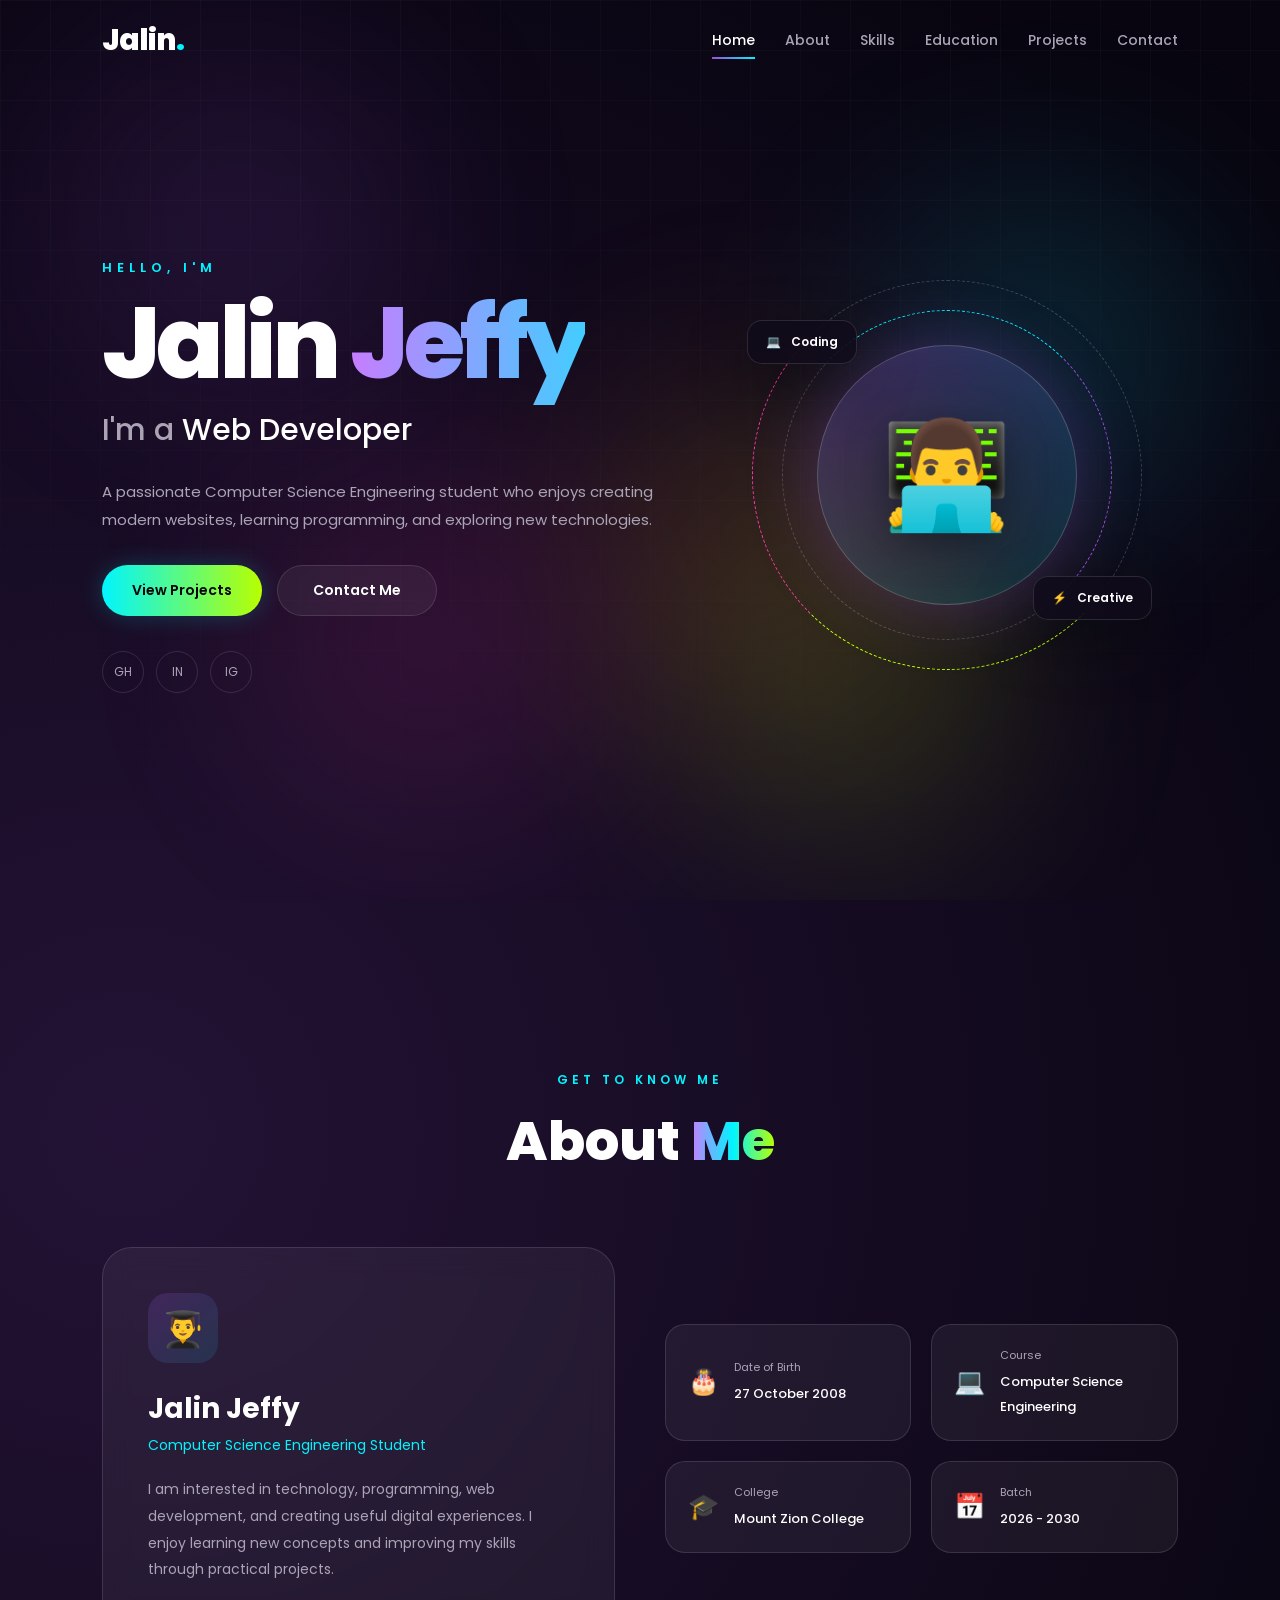
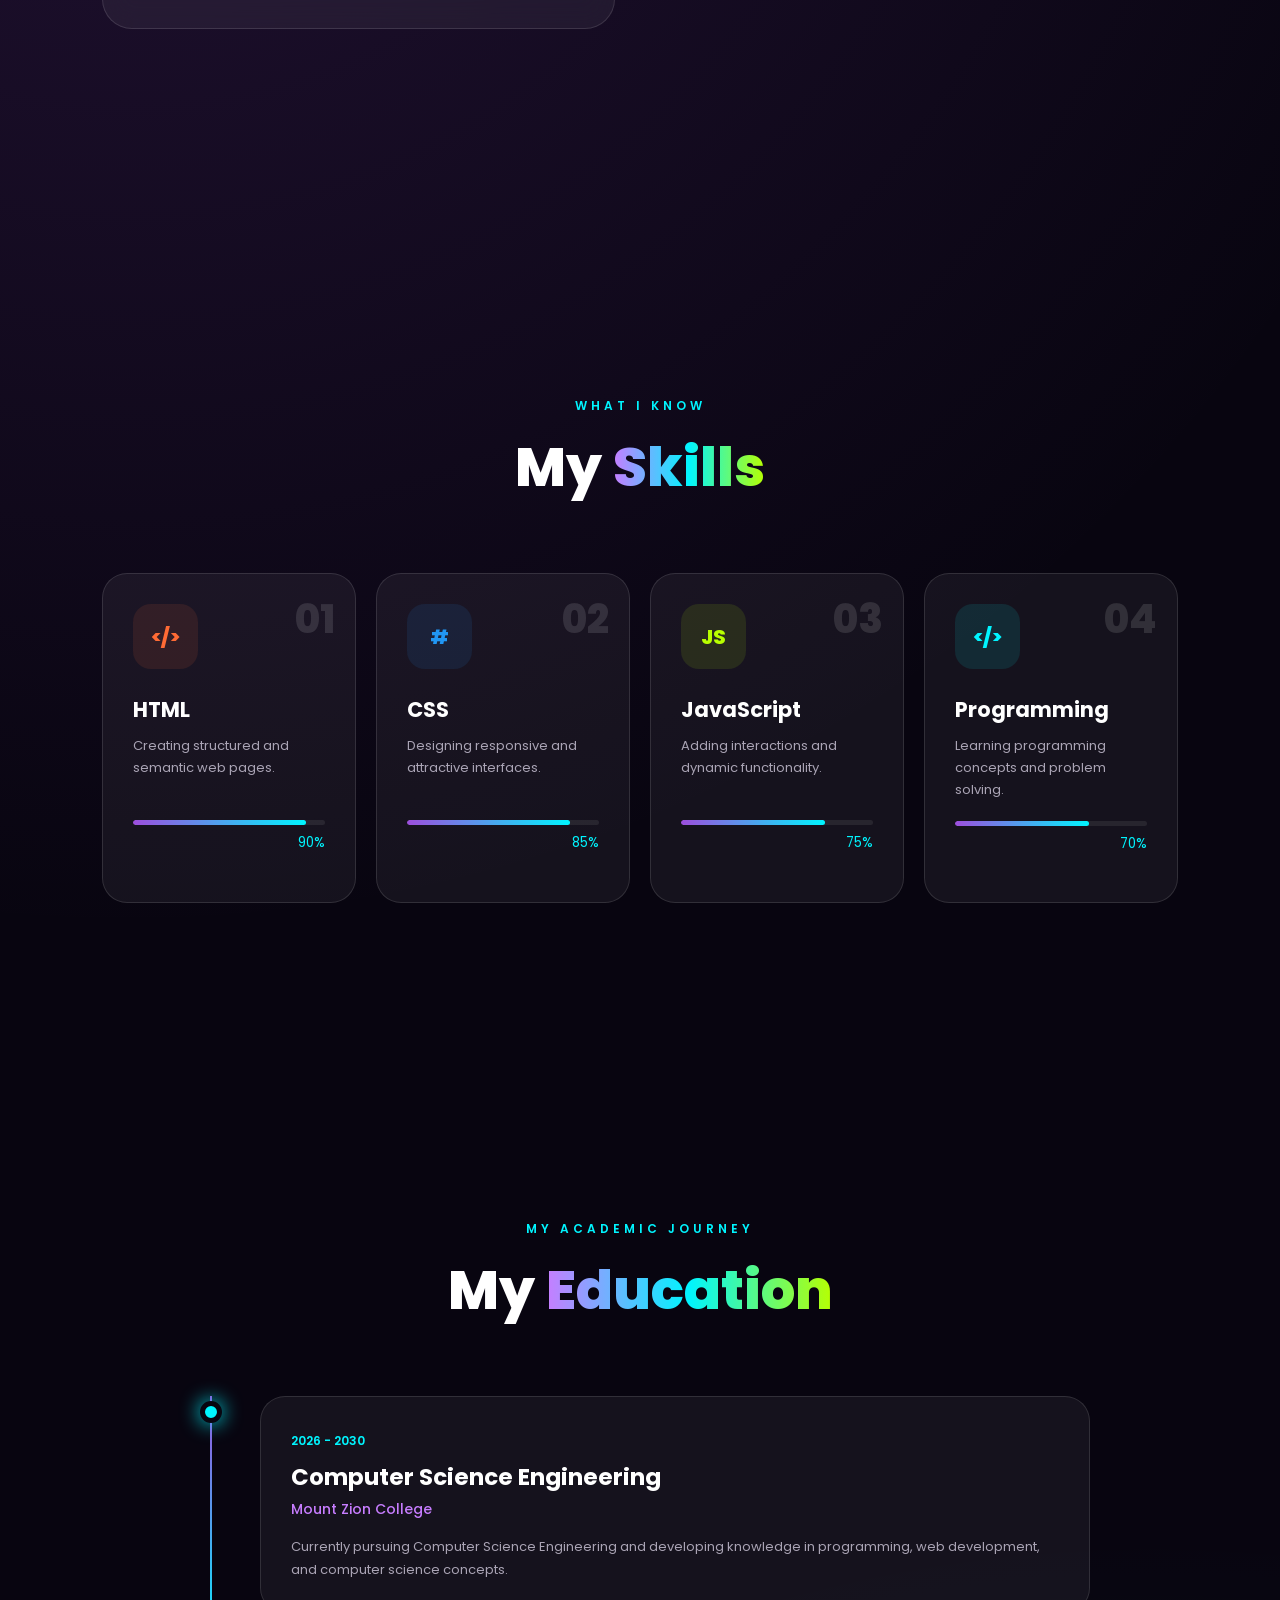
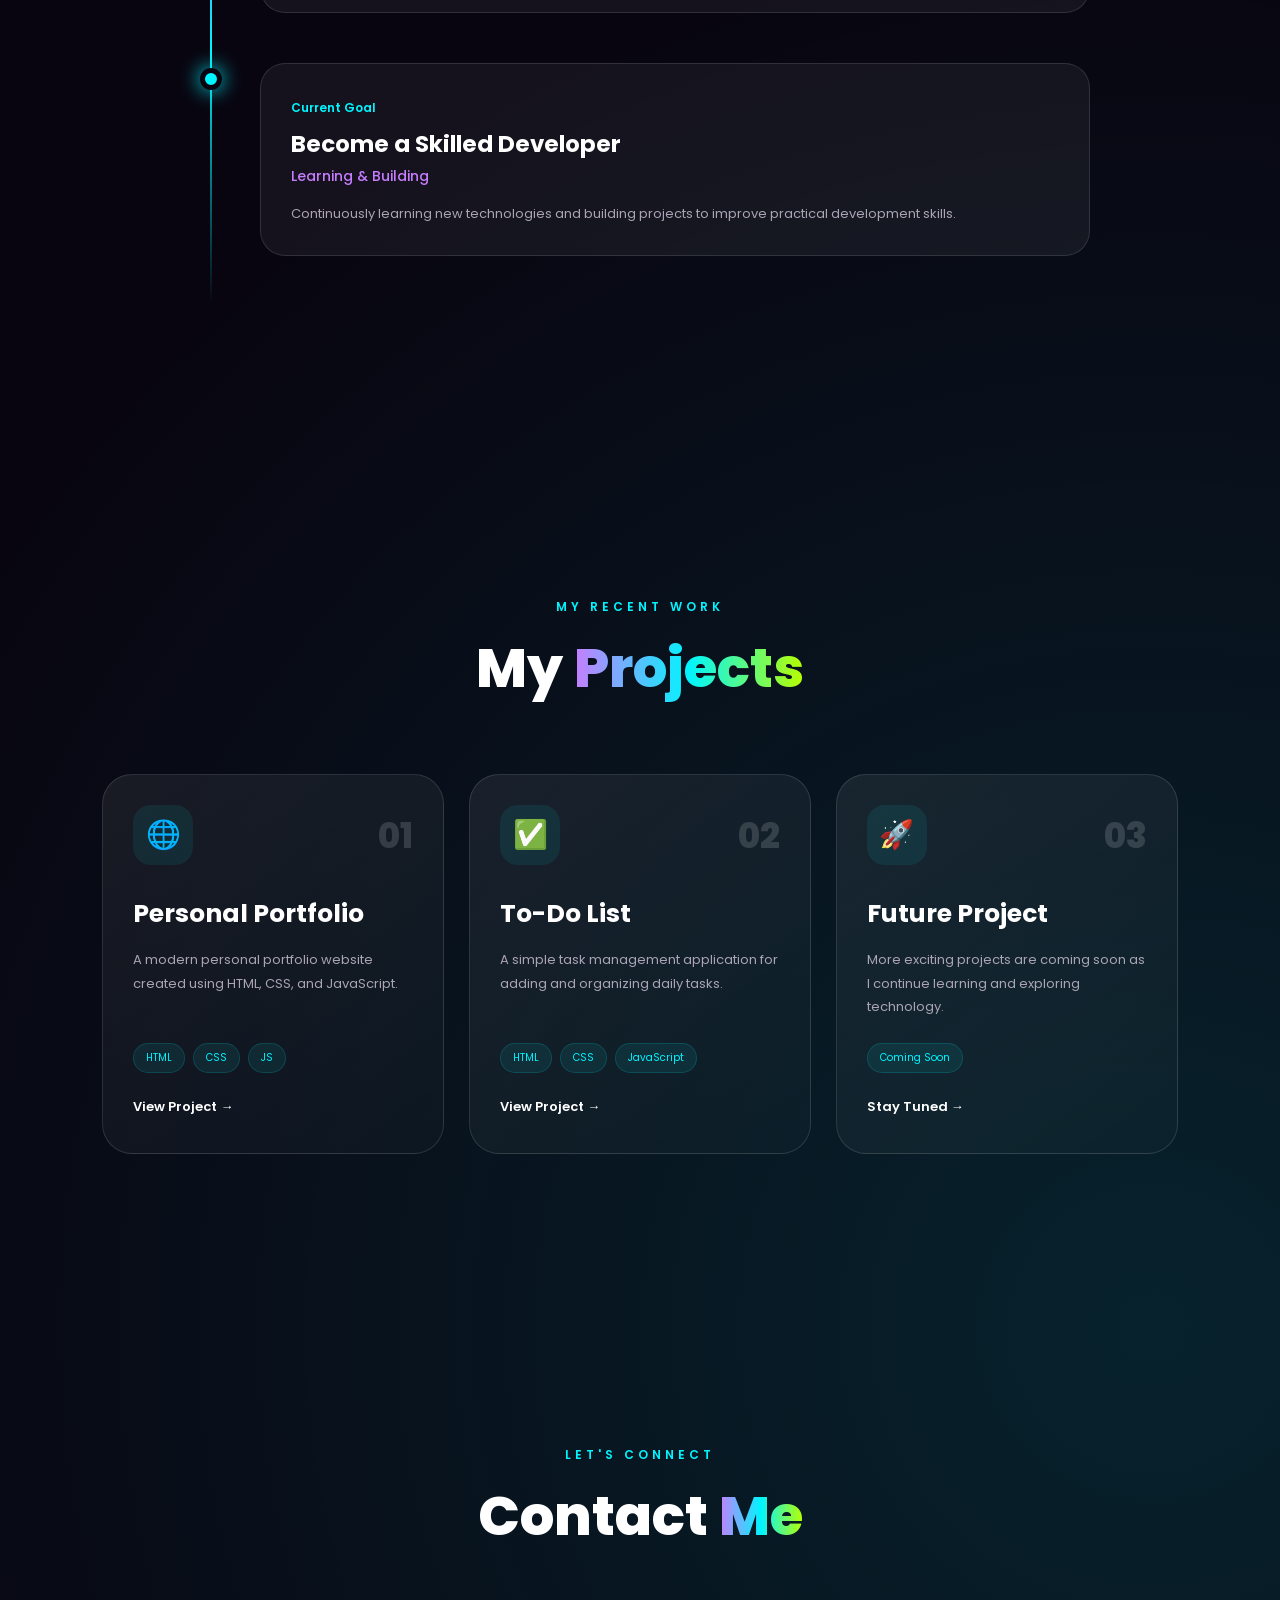
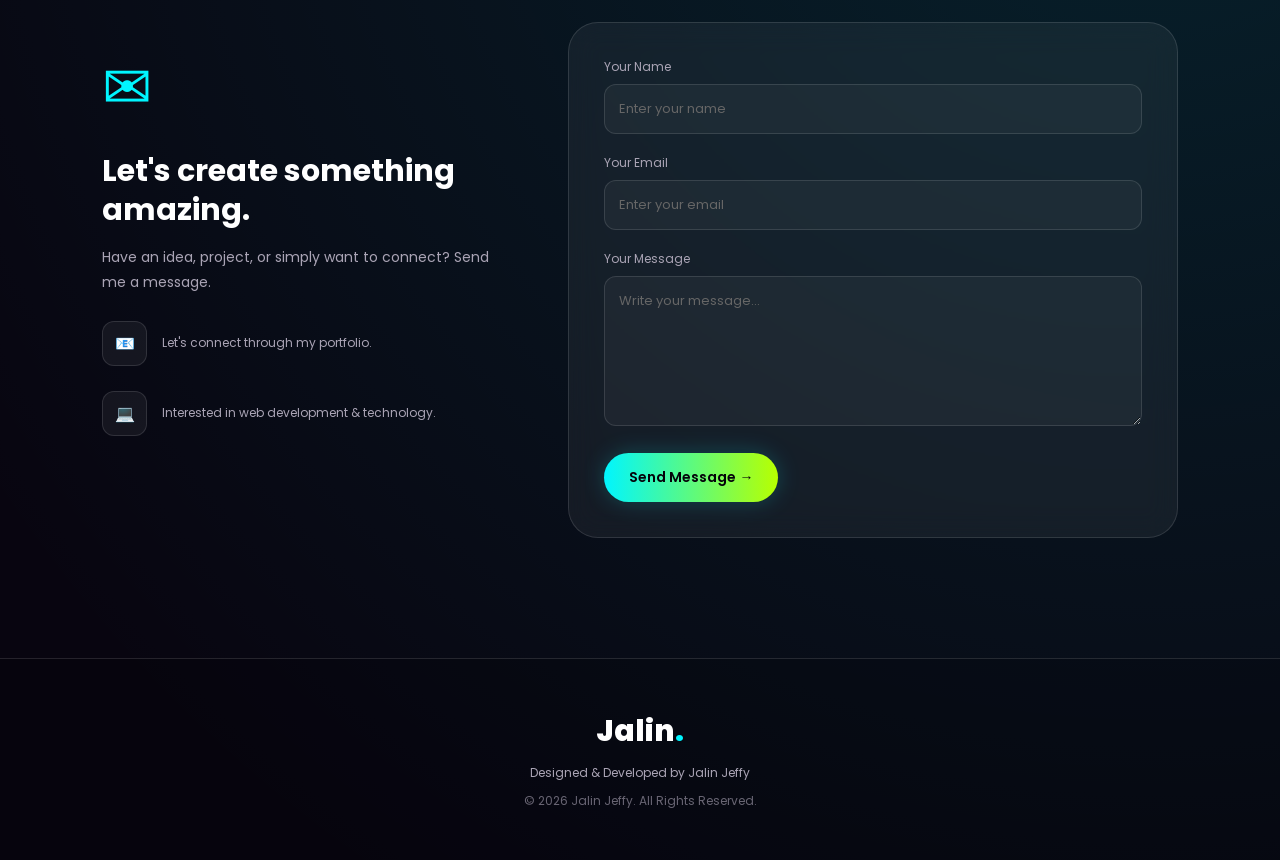
<file: index.html>
<!DOCTYPE html>
<html lang="en">

<head>
    <meta charset="UTF-8">
    <meta name="viewport" content="width=device-width, initial-scale=1.0">

    <title>Jalin Jeffy | CSE Student</title>

    <link rel="preconnect" href="https://fonts.googleapis.com">
    <link rel="preconnect" href="https://fonts.gstatic.com" crossorigin>
    <link
        href="https://fonts.googleapis.com/css2?family=Poppins:wght@300;400;500;600;700;800&display=swap"
        rel="stylesheet">

    <link rel="stylesheet" href="style.css">
</head>

<body>

    <div class="background">
        <span></span>
        <span></span>
        <span></span>
        <span></span>
        <span></span>
    </div>

    <header class="navbar">

        <div class="logo">
            Jalin<span>.</span>
        </div>

        <nav id="navMenu">
            <a href="#home" class="active">Home</a>
            <a href="#about">About</a>
            <a href="#skills">Skills</a>
            <a href="#education">Education</a>
            <a href="#projects">Projects</a>
            <a href="#contact">Contact</a>
        </nav>

        <div class="menu-btn" id="menuBtn">
            <span></span>
            <span></span>
            <span></span>
        </div>

    </header>


    <section id="home" class="hero">

        <div class="hero-content">

            <p class="small-title">HELLO, I'M</p>

            <h1>
                Jalin <span>Jeffy</span>
            </h1>

            <h2>
                I'm a <span id="typing"></span>
            </h2>

            <p class="hero-description">
                A passionate Computer Science Engineering student who
                enjoys creating modern websites, learning programming,
                and exploring new technologies.
            </p>

            <div class="hero-buttons">
                <a href="#projects" class="btn primary-btn">
                    View Projects
                </a>

                <a href="#contact" class="btn secondary-btn">
                    Contact Me
                </a>
            </div>

            <div class="social-links">

                <a href="#" title="GitHub">GH</a>
                <a href="#" title="LinkedIn">IN</a>
                <a href="#" title="Instagram">IG</a>

            </div>

        </div>


        <div class="hero-image">

            <div class="profile-wrapper">

                <div class="rotating-ring ring-one"></div>
                <div class="rotating-ring ring-two"></div>

                <div class="profile-circle">
                    <div class="profile-icon">
                        👨‍💻
                    </div>
                </div>

                <div class="floating-card card-one">
                    <span>💻</span>
                    Coding
                </div>

                <div class="floating-card card-two">
                    <span>⚡</span>
                    Creative
                </div>

            </div>

        </div>

    </section>


    <section id="about" class="section">

        <div class="section-title">
            <p>GET TO KNOW ME</p>
            <h2>About <span>Me</span></h2>
        </div>

        <div class="about-container">

            <div class="about-card">

                <div class="about-icon">
                    👨‍🎓
                </div>

                <h3>Jalin Jeffy</h3>

                <p class="role">
                    Computer Science Engineering Student
                </p>

                <p>
                    I am interested in technology, programming,
                    web development, and creating useful digital
                    experiences. I enjoy learning new concepts and
                    improving my skills through practical projects.
                </p>

            </div>


            <div class="about-info">

                <div class="info-box">
                    <span>🎂</span>
                    <div>
                        <small>Date of Birth</small>
                        <strong>27 October 2008</strong>
                    </div>
                </div>

                <div class="info-box">
                    <span>💻</span>
                    <div>
                        <small>Course</small>
                        <strong>Computer Science Engineering</strong>
                    </div>
                </div>

                <div class="info-box">
                    <span>🎓</span>
                    <div>
                        <small>College</small>
                        <strong>Mount Zion College</strong>
                    </div>
                </div>

                <div class="info-box">
                    <span>📅</span>
                    <div>
                        <small>Batch</small>
                        <strong>2026 - 2030</strong>
                    </div>
                </div>

            </div>

        </div>

    </section>


    <section id="skills" class="section skills-section">

        <div class="section-title">
            <p>WHAT I KNOW</p>
            <h2>My <span>Skills</span></h2>
        </div>


        <div class="skills-grid">

            <div class="skill-card">

                <div class="skill-number">01</div>

                <div class="skill-icon html-icon">
                    &lt;/&gt;
                </div>

                <h3>HTML</h3>

                <p>
                    Creating structured and semantic web pages.
                </p>

                <div class="skill-bar">
                    <span style="width: 90%;"></span>
                </div>

                <small>90%</small>

            </div>


            <div class="skill-card">

                <div class="skill-number">02</div>

                <div class="skill-icon css-icon">
                    #
                </div>

                <h3>CSS</h3>

                <p>
                    Designing responsive and attractive interfaces.
                </p>

                <div class="skill-bar">
                    <span style="width: 85%;"></span>
                </div>

                <small>85%</small>

            </div>


            <div class="skill-card">

                <div class="skill-number">03</div>

                <div class="skill-icon js-icon">
                    JS
                </div>

                <h3>JavaScript</h3>

                <p>
                    Adding interactions and dynamic functionality.
                </p>

                <div class="skill-bar">
                    <span style="width: 75%;"></span>
                </div>

                <small>75%</small>

            </div>


            <div class="skill-card">

                <div class="skill-number">04</div>

                <div class="skill-icon code-icon">
                    &lt;/&gt;
                </div>

                <h3>Programming</h3>

                <p>
                    Learning programming concepts and problem solving.
                </p>

                <div class="skill-bar">
                    <span style="width: 70%;"></span>
                </div>

                <small>70%</small>

            </div>

        </div>

    </section>


    <section id="education" class="section">

        <div class="section-title">
            <p>MY ACADEMIC JOURNEY</p>
            <h2>My <span>Education</span></h2>
        </div>


        <div class="timeline">

            <div class="timeline-item">

                <div class="timeline-dot"></div>

                <div class="timeline-content">

                    <span class="timeline-year">
                        2026 - 2030
                    </span>

                    <h3>
                        Computer Science Engineering
                    </h3>

                    <h4>
                        Mount Zion College
                    </h4>

                    <p>
                        Currently pursuing Computer Science Engineering
                        and developing knowledge in programming,
                        web development, and computer science concepts.
                    </p>

                </div>

            </div>


            <div class="timeline-item">

                <div class="timeline-dot"></div>

                <div class="timeline-content">

                    <span class="timeline-year">
                        Current Goal
                    </span>

                    <h3>
                        Become a Skilled Developer
                    </h3>

                    <h4>
                        Learning & Building
                    </h4>

                    <p>
                        Continuously learning new technologies and
                        building projects to improve practical
                        development skills.
                    </p>

                </div>

            </div>

        </div>

    </section>


    <section id="projects" class="section projects-section">

        <div class="section-title">
            <p>MY RECENT WORK</p>
            <h2>My <span>Projects</span></h2>
        </div>


        <div class="projects-grid">


            <div class="project-card">

                <div class="project-top">

                    <span class="project-icon">
                        🌐
                    </span>

                    <span class="project-number">
                        01
                    </span>

                </div>

                <h3>
                    Personal Portfolio
                </h3>

                <p>
                    A modern personal portfolio website created
                    using HTML, CSS, and JavaScript.
                </p>

                <div class="project-tags">
                    <span>HTML</span>
                    <span>CSS</span>
                    <span>JS</span>
                </div>

                <a href="#" class="project-link">
                    View Project →
                </a>

            </div>


            <div class="project-card">

                <div class="project-top">

                    <span class="project-icon">
                        ✅
                    </span>

                    <span class="project-number">
                        02
                    </span>

                </div>

                <h3>
                    To-Do List
                </h3>

                <p>
                    A simple task management application for
                    adding and organizing daily tasks.
                </p>

                <div class="project-tags">
                    <span>HTML</span>
                    <span>CSS</span>
                    <span>JavaScript</span>
                </div>

                <a href="#" class="project-link">
                    View Project →
                </a>

            </div>


            <div class="project-card future-project">

                <div class="project-top">

                    <span class="project-icon">
                        🚀
                    </span>

                    <span class="project-number">
                        03
                    </span>

                </div>

                <h3>
                    Future Project
                </h3>

                <p>
                    More exciting projects are coming soon as I
                    continue learning and exploring technology.
                </p>

                <div class="project-tags">
                    <span>Coming Soon</span>
                </div>

                <a href="#contact" class="project-link">
                    Stay Tuned →
                </a>

            </div>

        </div>

    </section>


    <section id="contact" class="section contact-section">

        <div class="section-title">

            <p>LET'S CONNECT</p>

            <h2>
                Contact <span>Me</span>
            </h2>

        </div>


        <div class="contact-container">


            <div class="contact-text">

                <div class="contact-big-icon">
                    ✉
                </div>

                <h3>
                    Let's create something amazing.
                </h3>

                <p>
                    Have an idea, project, or simply want to connect?
                    Send me a message.
                </p>

                <div class="contact-detail">
                    <span>📧</span>
                    <p>Let's connect through my portfolio.</p>
                </div>

                <div class="contact-detail">
                    <span>💻</span>
                    <p>Interested in web development & technology.</p>
                </div>

            </div>


            <form id="contactForm" class="contact-form">

                <div class="input-group">

                    <label>Your Name</label>

                    <input
                        type="text"
                        id="name"
                        placeholder="Enter your name"
                        required
                    >

                </div>


                <div class="input-group">

                    <label>Your Email</label>

                    <input
                        type="email"
                        id="email"
                        placeholder="Enter your email"
                        required
                    >

                </div>


                <div class="input-group">

                    <label>Your Message</label>

                    <textarea
                        id="message"
                        rows="6"
                        placeholder="Write your message..."
                        required
                    ></textarea>

                </div>


                <button type="submit" class="btn primary-btn send-btn">
                    Send Message →
                </button>

            </form>

        </div>

    </section>


    <footer>

        <div class="footer-logo">
            Jalin<span>.</span>
        </div>

        <p>
            Designed & Developed by Jalin Jeffy
        </p>

        <p class="copyright">
            © 2026 Jalin Jeffy. All Rights Reserved.
        </p>

    </footer>


    <script>


        const menuBtn = document.getElementById("menuBtn");
        const navMenu = document.getElementById("navMenu");

        menuBtn.addEventListener("click", () => {

            navMenu.classList.toggle("show");
            menuBtn.classList.toggle("active");

        });



        document.querySelectorAll("#navMenu a").forEach(link => {

            link.addEventListener("click", () => {

                navMenu.classList.remove("show");
                menuBtn.classList.remove("active");

            });

        });



        const typingText = document.getElementById("typing");

        const words = [
            "CSE Student",
            "Web Developer",
            "Programmer",
            "Tech Enthusiast"
        ];

        let wordIndex = 0;
        let charIndex = 0;
        let deleting = false;


        function typeEffect() {

            const currentWord = words[wordIndex];

            if (!deleting) {

                typingText.textContent =
                    currentWord.substring(0, charIndex + 1);

                charIndex++;

                if (charIndex === currentWord.length) {

                    deleting = true;

                    setTimeout(typeEffect, 1500);

                    return;
                }

            } else {

                typingText.textContent =
                    currentWord.substring(0, charIndex - 1);

                charIndex--;

                if (charIndex === 0) {

                    deleting = false;

                    wordIndex++;

                    if (wordIndex >= words.length) {
                        wordIndex = 0;
                    }

                }

            }

            setTimeout(
                typeEffect,
                deleting ? 60 : 100
            );

        }

        typeEffect();



        const contactForm =
            document.getElementById("contactForm");

        contactForm.addEventListener("submit", function(event) {

            event.preventDefault();

            const name =
                document.getElementById("name").value;

            alert(
                "Thank you, " + name +
                "! Your message has been received."
            );

            contactForm.reset();

        });



        window.addEventListener("scroll", () => {

            const navbar =
                document.querySelector(".navbar");

            if (window.scrollY > 50) {

                navbar.classList.add("scrolled");

            } else {

                navbar.classList.remove("scrolled");

            }

        });



        const sections =
            document.querySelectorAll("section");

        const navLinks =
            document.querySelectorAll("#navMenu a");


        window.addEventListener("scroll", () => {

            let current = "";

            sections.forEach(section => {

                const sectionTop =
                    section.offsetTop - 150;

                if (window.scrollY >= sectionTop) {

                    current = section.getAttribute("id");

                }

            });


            navLinks.forEach(link => {

                link.classList.remove("active");

                if (
                    link.getAttribute("href") === "#" + current
                ) {

                    link.classList.add("active");

                }

            });

        });

    </script>

</body>

</html>
</file>
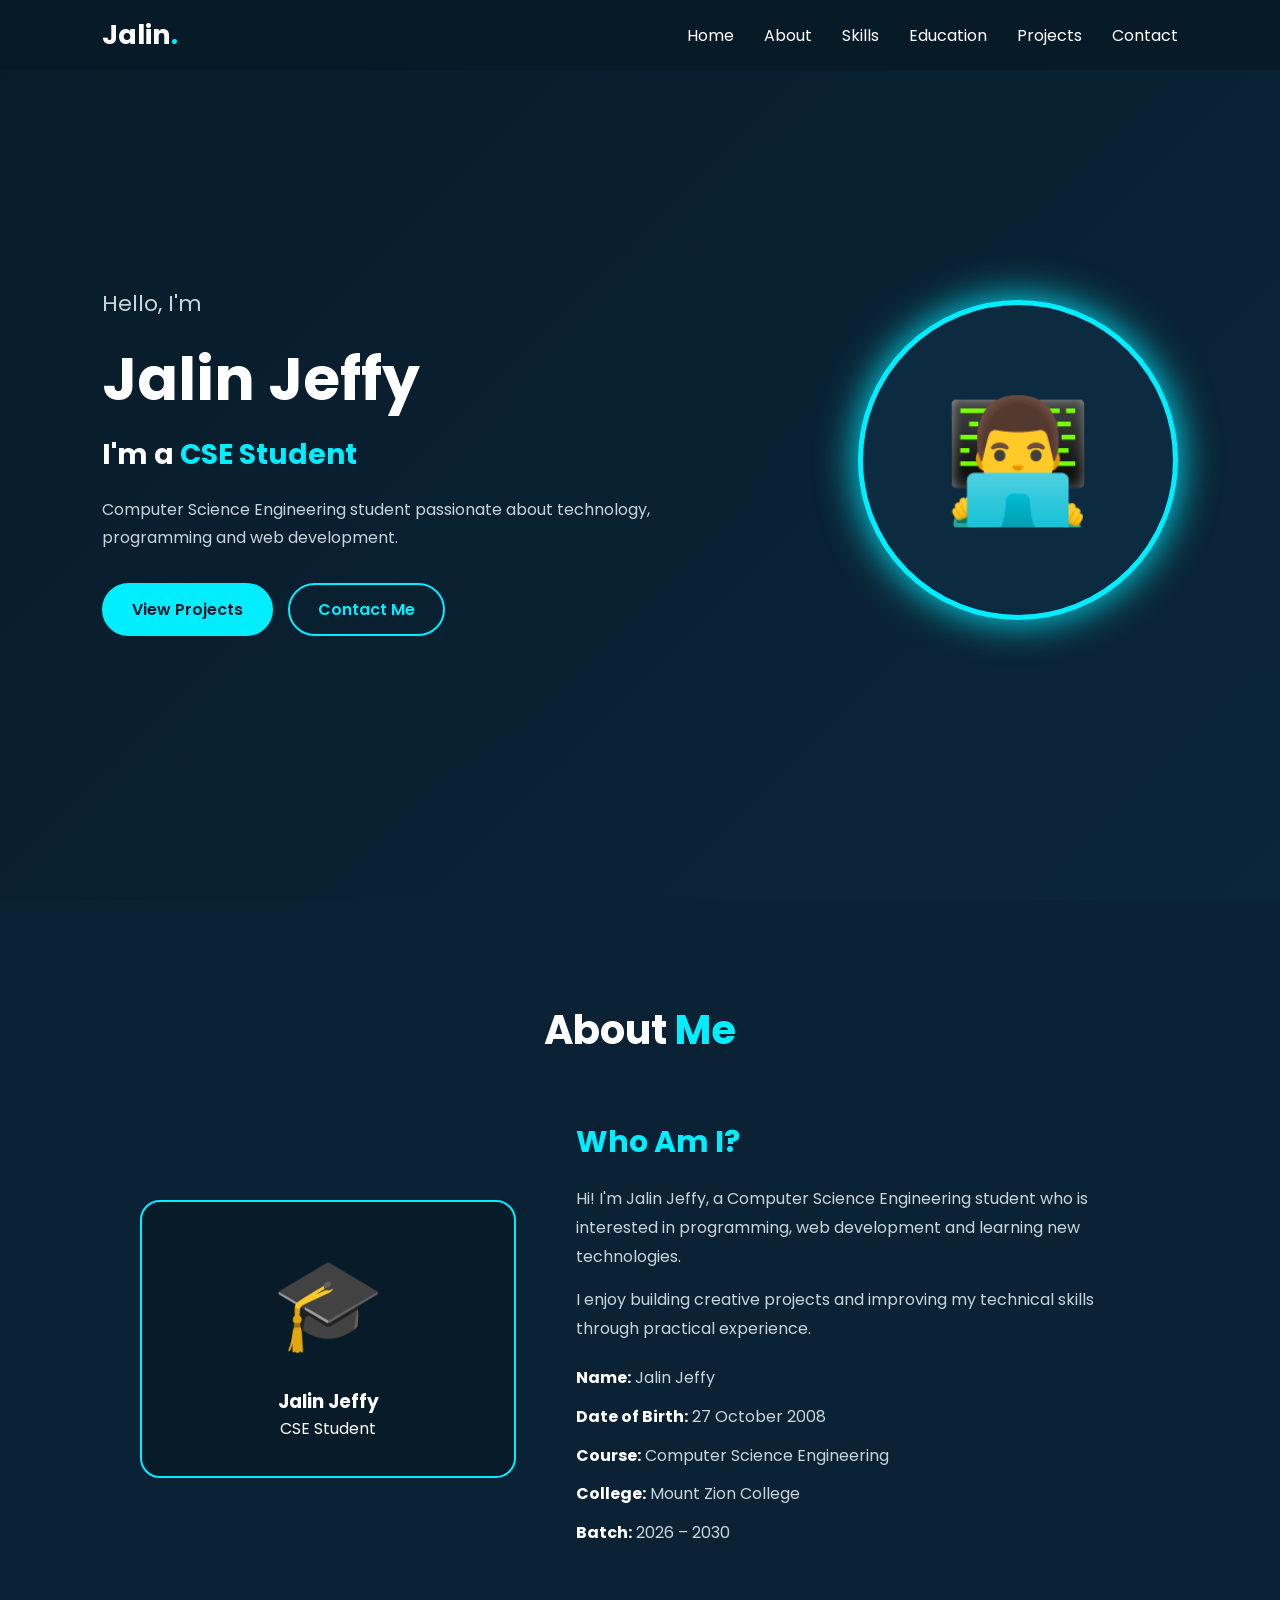
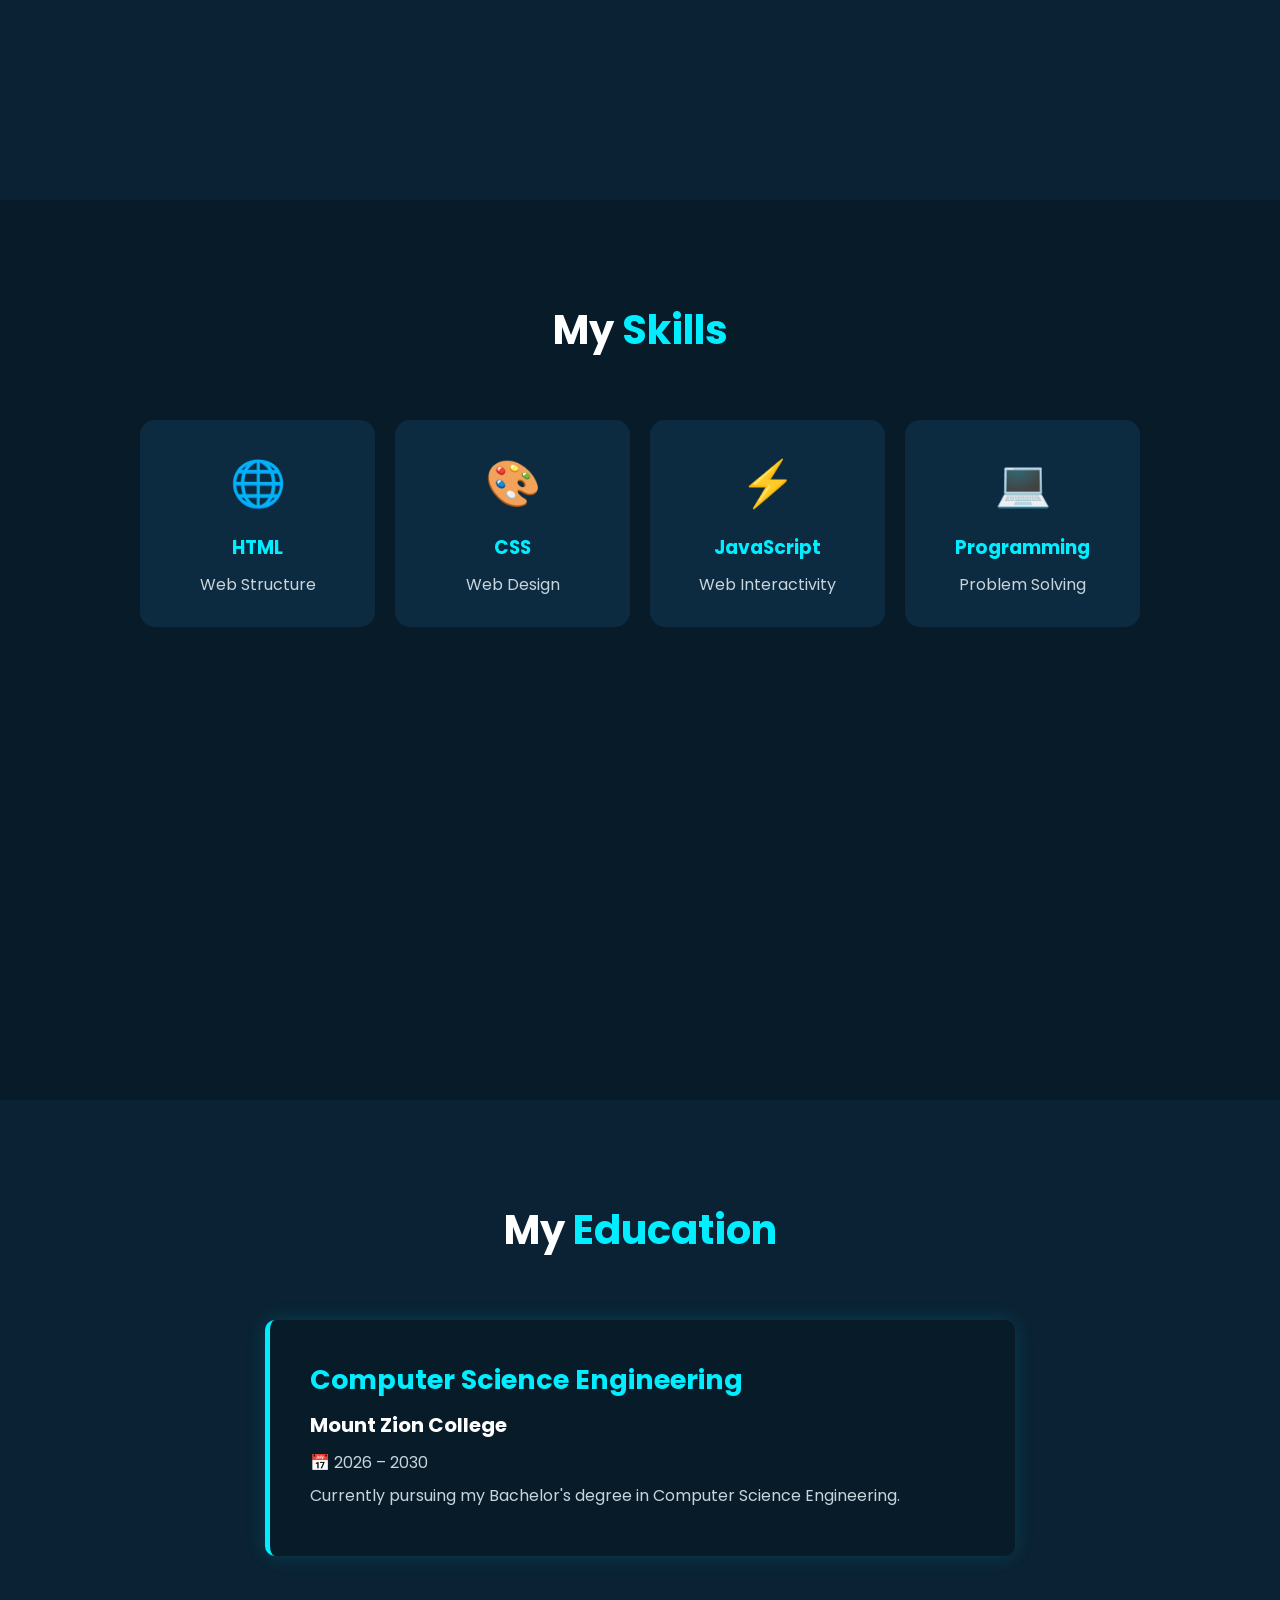
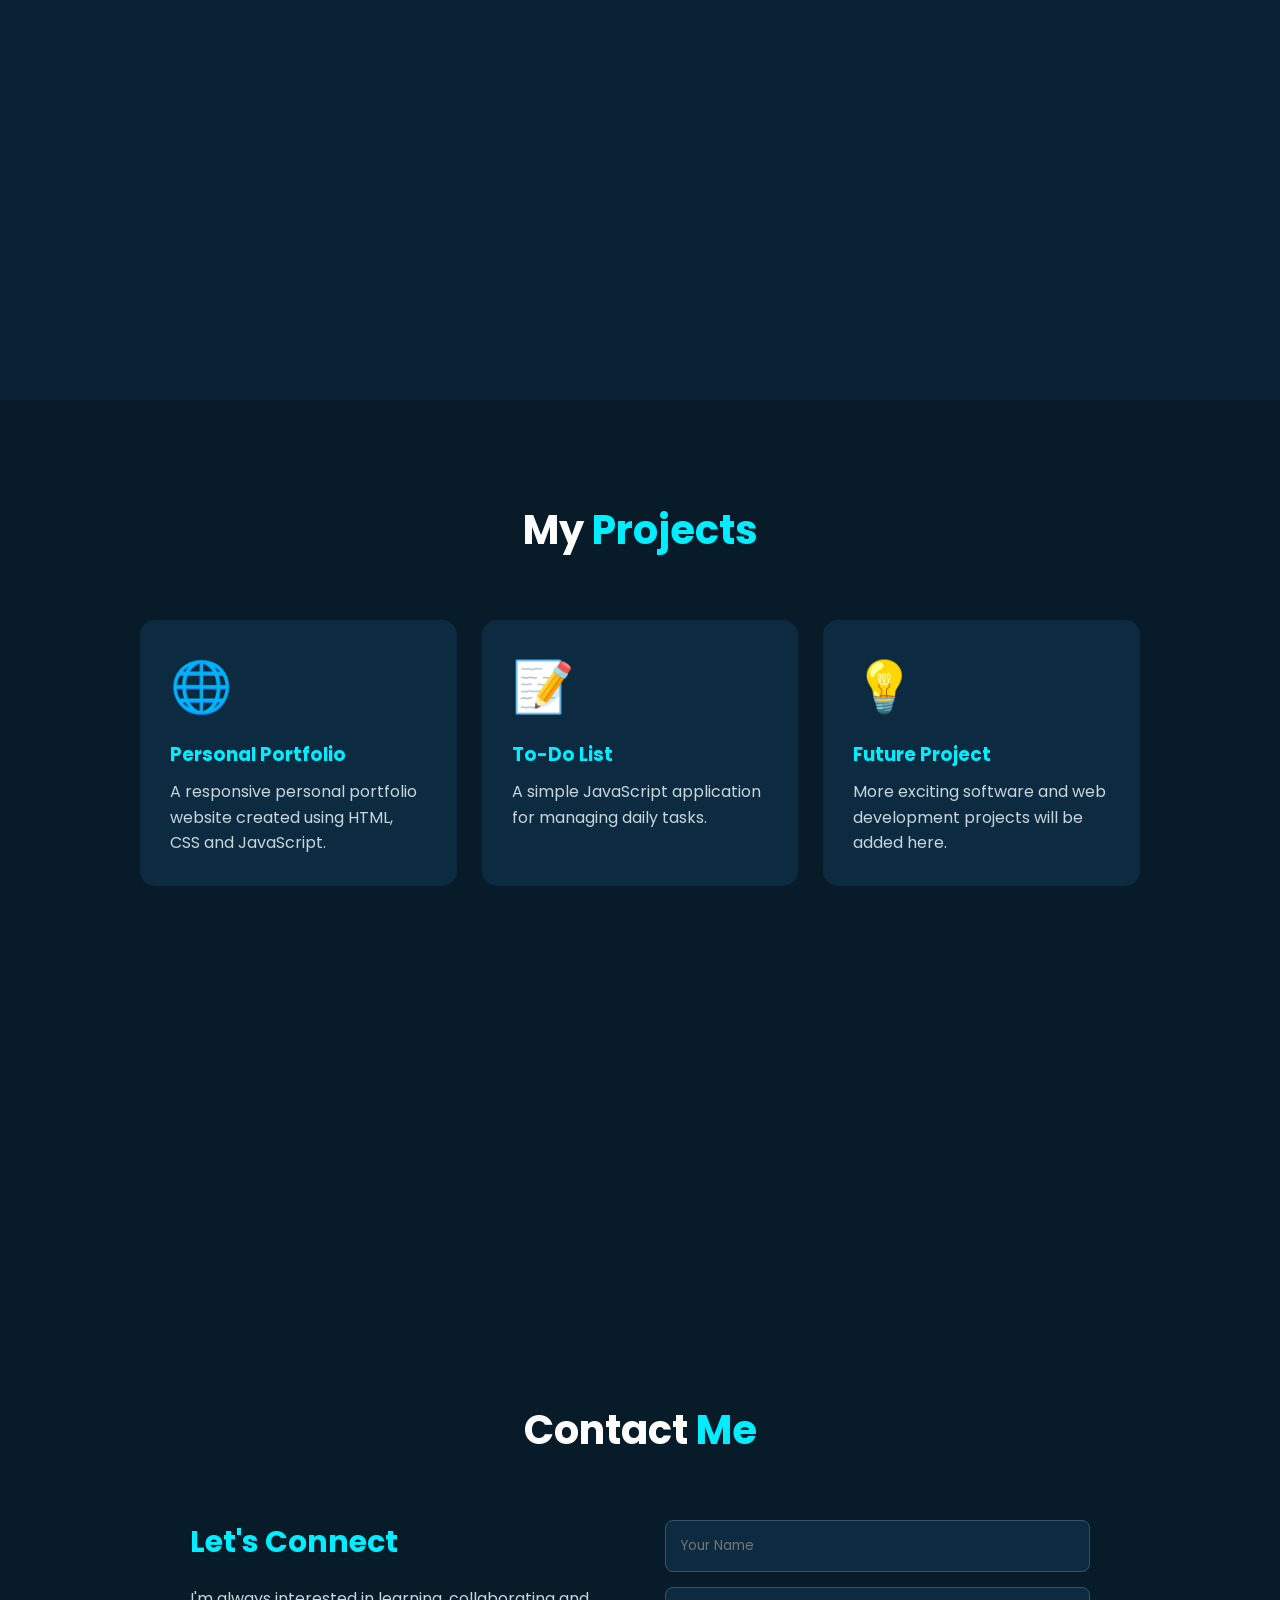
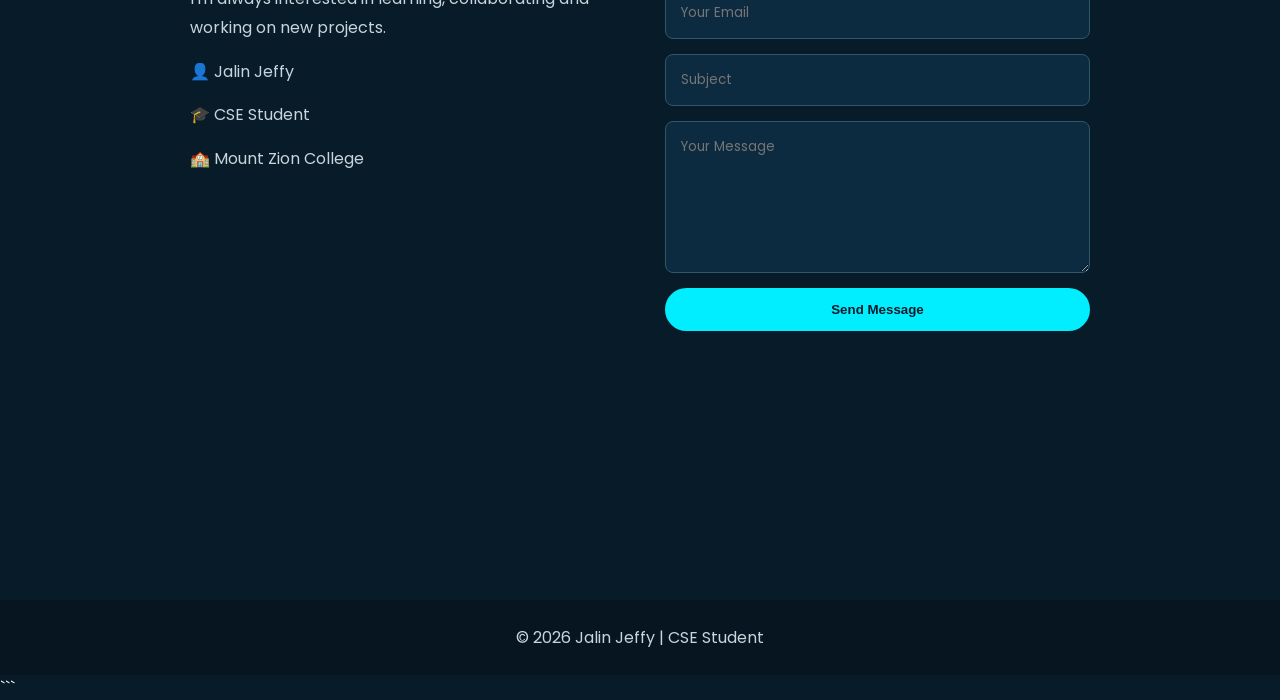
<file: portfolio.html>
<!DOCTYPE html>
<html lang="en">
<head>
    <meta charset="UTF-8">
    <meta name="viewport" content="width=device-width, initial-scale=1.0">

    <title>Jalin Jeffy | CSE Student</title>

    <link rel="preconnect" href="https://fonts.googleapis.com">
    <link rel="preconnect" href="https://fonts.gstatic.com" crossorigin>
    <link href="https://fonts.googleapis.com/css2?family=Poppins:wght@300;400;500;600;700&display=swap" rel="stylesheet">

    <style>
        * {
            margin: 0;
            padding: 0;
            box-sizing: border-box;
            scroll-behavior: smooth;
        }

        body {
            font-family: "Poppins", sans-serif;
            background: #081b29;
            color: white;
        }

        /* NAVBAR */
        header {
            position: fixed;
            top: 0;
            width: 100%;
            z-index: 1000;
            background: rgba(8, 27, 41, 0.95);
            backdrop-filter: blur(10px);
        }

        nav {
            height: 70px;
            display: flex;
            justify-content: space-between;
            align-items: center;
            padding: 0 8%;
        }

        .logo {
            font-size: 27px;
            font-weight: 700;
        }

        .logo span {
            color: #00eeff;
        }

        .nav-links {
            display: flex;
            list-style: none;
            gap: 30px;
        }

        .nav-links a {
            text-decoration: none;
            color: white;
            transition: 0.3s;
        }

        .nav-links a:hover {
            color: #00eeff;
        }

        .menu {
            display: none;
            font-size: 28px;
            cursor: pointer;
        }

        section {
            min-height: 100vh;
            padding: 100px 8%;
        }

        .title {
            text-align: center;
            font-size: 40px;
            margin-bottom: 60px;
        }

        .title span {
            color: #00eeff;
        }

        .home {
            display: flex;
            justify-content: space-between;
            align-items: center;
            gap: 50px;
            padding-top: 120px;
            background: linear-gradient(135deg, #081b29, #0b2639);
        }

        .home-content {
            max-width: 650px;
        }

        .hello {
            color: #00eeff;
            font-size: 22px;
        }

        .home h1 {
            font-size: 60px;
            margin: 10px 0;
        }

        .home h2 {
            font-size: 28px;
            margin-bottom: 20px;
        }

        #typing {
            color: #00eeff;
        }

        .home p {
            color: #c7d5dc;
            line-height: 1.8;
        }

        .buttons {
            margin-top: 30px;
            display: flex;
            gap: 15px;
        }

        .btn {
            display: inline-block;
            padding: 12px 28px;
            border-radius: 30px;
            background: #00eeff;
            color: #081b29;
            text-decoration: none;
            font-weight: 600;
            border: 2px solid #00eeff;
            transition: 0.3s;
        }

        .btn:hover {
            background: transparent;
            color: #00eeff;
            box-shadow: 0 0 20px #00eeff;
        }

        .outline {
            background: transparent;
            color: #00eeff;
        }

        .profile {
            width: 320px;
            height: 320px;
            border-radius: 50%;
            border: 5px solid #00eeff;
            display: flex;
            justify-content: center;
            align-items: center;
            font-size: 120px;
            background: #0d2b40;
            box-shadow: 0 0 40px #00eeff;
        }

        .about {
            background: #0a2233;
        }

        .about-container {
            max-width: 1000px;
            margin: auto;
            display: grid;
            grid-template-columns: 1fr 1.5fr;
            gap: 60px;
            align-items: center;
        }

        .about-box {
            padding: 35px;
            border: 2px solid #00eeff;
            border-radius: 20px;
            background: #081b29;
            text-align: center;
        }

        .about-box .emoji {
            font-size: 90px;
            margin-bottom: 15px;
        }

        .about-content h3 {
            font-size: 30px;
            color: #00eeff;
            margin-bottom: 20px;
        }

        .about-content p {
            color: #c7d5dc;
            line-height: 1.8;
            margin-bottom: 15px;
        }

        .details {
            margin-top: 20px;
        }

        .details p {
            margin: 10px 0;
        }

        .details strong {
            color: white;
        }

        .skills-container {
            max-width: 1000px;
            margin: auto;
            display: grid;
            grid-template-columns: repeat(4, 1fr);
            gap: 20px;
        }

        .skill {
            background: #0d2b40;
            padding: 30px 20px;
            text-align: center;
            border-radius: 15px;
            transition: 0.3s;
        }

        .skill:hover {
            transform: translateY(-10px);
            box-shadow: 0 0 20px rgba(0, 238, 255, 0.4);
        }

        .skill-icon {
            font-size: 45px;
            margin-bottom: 15px;
        }

        .skill h3 {
            color: #00eeff;
            margin-bottom: 10px;
        }

        .skill p {
            color: #c7d5dc;
        }

        .education {
            background: #0a2233;
        }

        .education-card {
            max-width: 750px;
            margin: auto;
            background: #081b29;
            padding: 40px;
            border-left: 5px solid #00eeff;
            border-radius: 10px;
            box-shadow: 0 0 20px rgba(0, 238, 255, 0.15);
        }

        .education-card h3 {
            color: #00eeff;
            font-size: 27px;
        }

        .education-card h4 {
            margin: 10px 0;
            font-size: 20px;
        }

        .education-card p {
            color: #c7d5dc;
            margin: 8px 0;
        }

        .projects-container {
            max-width: 1000px;
            margin: auto;
            display: grid;
            grid-template-columns: repeat(3, 1fr);
            gap: 25px;
        }

        .project {
            background: #0d2b40;
            padding: 30px;
            border-radius: 15px;
            transition: 0.3s;
        }

        .project:hover {
            transform: translateY(-10px);
            border: 1px solid #00eeff;
        }

        .project-icon {
            font-size: 50px;
            margin-bottom: 15px;
        }

        .project h3 {
            color: #00eeff;
            margin-bottom: 10px;
        }

        .project p {
            color: #c7d5dc;
            line-height: 1.6;
        }

        .contact {
            background: #081b29;
        }

        .contact-container {
            max-width: 900px;
            margin: auto;
            display: grid;
            grid-template-columns: 1fr 1fr;
            gap: 50px;
        }

        .contact-info h3 {
            color: #00eeff;
            font-size: 30px;
            margin-bottom: 20px;
        }

        .contact-info p {
            color: #c7d5dc;
            line-height: 1.8;
            margin-bottom: 15px;
        }

        form {
            display: flex;
            flex-direction: column;
            gap: 15px;
        }

        input,
        textarea {
            padding: 15px;
            background: #0d2b40;
            border: 1px solid #31566b;
            border-radius: 8px;
            color: white;
            font-family: inherit;
            outline: none;
        }

        input:focus,
        textarea:focus {
            border-color: #00eeff;
        }

        textarea {
            resize: vertical;
        }

        #message {
            color: #00eeff;
        }

        footer {
            text-align: center;
            padding: 25px;
            background: #06151f;
            color: #c7d5dc;
        }

        @media (max-width: 900px) {

            .home {
                flex-direction: column;
                text-align: center;
            }

            .buttons {
                justify-content: center;
            }

            .about-container,
            .contact-container {
                grid-template-columns: 1fr;
            }

            .skills-container {
                grid-template-columns: repeat(2, 1fr);
            }

            .projects-container {
                grid-template-columns: 1fr 1fr;
            }
        }

        @media (max-width: 600px) {

            .nav-links {
                position: absolute;
                top: 70px;
                left: -100%;
                width: 100%;
                flex-direction: column;
                text-align: center;
                background: #081b29;
                padding: 25px;
                transition: 0.3s;
            }

            .nav-links.active {
                left: 0;
            }

            .menu {
                display: block;
            }

            .home h1 {
                font-size: 42px;
            }

            .home h2 {
                font-size: 21px;
            }

            .profile {
                width: 230px;
                height: 230px;
                font-size: 90px;
            }

            .skills-container,
            .projects-container {
                grid-template-columns: 1fr;
            }

            .title {
                font-size: 32px;
            }

            .buttons {
                flex-direction: column;
                align-items: center;
            }
        }
    </style>
</head>

<body>

    <header>
        <nav>
            <div class="logo">Jalin<span>.</span></div>

            <ul class="nav-links" id="navLinks">
                <li><a href="#home">Home</a></li>
                <li><a href="#about">About</a></li>
                <li><a href="#skills">Skills</a></li>
                <li><a href="#education">Education</a></li>
                <li><a href="#projects">Projects</a></li>
                <li><a href="#contact">Contact</a></li>
            </ul>

            <div class="menu" id="menu">☰</div>
        </nav>
    </header>


    <section class="home" id="home">

        <div class="home-content">

            <p class="hello">Hello, I'm</p>

            <h1>Jalin Jeffy</h1>

            <h2>
                I'm a <span id="typing"></span>
            </h2>

            <p>
                Computer Science Engineering student passionate about
                technology, programming and web development.
            </p>

            <div class="buttons">
                <a href="#projects" class="btn">View Projects</a>
                <a href="#contact" class="btn outline">Contact Me</a>
            </div>

        </div>

        <div class="profile">
            👨‍💻
        </div>

    </section>


    <section class="about" id="about">

        <h2 class="title">
            About <span>Me</span>
        </h2>

        <div class="about-container">

            <div class="about-box">
                <div class="emoji">🎓</div>
                <h3>Jalin Jeffy</h3>
                <p>CSE Student</p>
            </div>

            <div class="about-content">

                <h3>Who Am I?</h3>

                <p>
                    Hi! I'm Jalin Jeffy, a Computer Science Engineering
                    student who is interested in programming, web
                    development and learning new technologies.
                </p>

                <p>
                    I enjoy building creative projects and improving
                    my technical skills through practical experience.
                </p>

                <div class="details">
                    <p><strong>Name:</strong> Jalin Jeffy</p>
                    <p><strong>Date of Birth:</strong> 27 October 2008</p>
                    <p><strong>Course:</strong> Computer Science Engineering</p>
                    <p><strong>College:</strong> Mount Zion College</p>
                    <p><strong>Batch:</strong> 2026 – 2030</p>
                </div>

            </div>

        </div>

    </section>


    <section id="skills">

        <h2 class="title">
            My <span>Skills</span>
        </h2>

        <div class="skills-container">

            <div class="skill">
                <div class="skill-icon">🌐</div>
                <h3>HTML</h3>
                <p>Web Structure</p>
            </div>

            <div class="skill">
                <div class="skill-icon">🎨</div>
                <h3>CSS</h3>
                <p>Web Design</p>
            </div>

            <div class="skill">
                <div class="skill-icon">⚡</div>
                <h3>JavaScript</h3>
                <p>Web Interactivity</p>
            </div>

            <div class="skill">
                <div class="skill-icon">💻</div>
                <h3>Programming</h3>
                <p>Problem Solving</p>
            </div>

        </div>

    </section>


    <section class="education" id="education">

        <h2 class="title">
            My <span>Education</span>
        </h2>

        <div class="education-card">

            <h3>Computer Science Engineering</h3>

            <h4>Mount Zion College</h4>

            <p>📅 2026 – 2030</p>

            <p>
                Currently pursuing my Bachelor's degree in
                Computer Science Engineering.
            </p>

        </div>

    </section>


    <section id="projects">

        <h2 class="title">
            My <span>Projects</span>
        </h2>

        <div class="projects-container">

            <div class="project">
                <div class="project-icon">🌐</div>
                <h3>Personal Portfolio</h3>
                <p>
                    A responsive personal portfolio website
                    created using HTML, CSS and JavaScript.
                </p>
            </div>

            <div class="project">
                <div class="project-icon">📝</div>
                <h3>To-Do List</h3>
                <p>
                    A simple JavaScript application for managing
                    daily tasks.
                </p>
            </div>

            <div class="project">
                <div class="project-icon">💡</div>
                <h3>Future Project</h3>
                <p>
                    More exciting software and web development
                    projects will be added here.
                </p>
            </div>

        </div>

    </section>


    <section class="contact" id="contact">

        <h2 class="title">
            Contact <span>Me</span>
        </h2>

        <div class="contact-container">

            <div class="contact-info">

                <h3>Let's Connect</h3>

                <p>
                    I'm always interested in learning, collaborating
                    and working on new projects.
                </p>

                <p>👤 Jalin Jeffy</p>
                <p>🎓 CSE Student</p>
                <p>🏫 Mount Zion College</p>

            </div>

            <form id="contactForm">

                <input
                    type="text"
                    placeholder="Your Name"
                    required
                >

                <input
                    type="email"
                    placeholder="Your Email"
                    required
                >

                <input
                    type="text"
                    placeholder="Subject"
                    required
                >

                <textarea
                    rows="6"
                    placeholder="Your Message"
                    required
                ></textarea>

                <button class="btn" type="submit">
                    Send Message
                </button>

                <p id="message"></p>

            </form>

        </div>

    </section>


    <footer>
        <p>
            © 2026 Jalin Jeffy | CSE Student
        </p>
    </footer>


    <script>


        const menu = document.getElementById("menu");
        const navLinks = document.getElementById("navLinks");

        menu.addEventListener("click", function() {

            navLinks.classList.toggle("active");

            if (navLinks.classList.contains("active")) {
                menu.textContent = "✕";
            } else {
                menu.textContent = "☰";
            }

        });



        document.querySelectorAll(".nav-links a").forEach(link => {

            link.addEventListener("click", () => {

                navLinks.classList.remove("active");
                menu.textContent = "☰";

            });

        });



        const typing = document.getElementById("typing");

        const words = [
            "CSE Student",
            "Web Developer",
            "Programmer",
            "Tech Enthusiast"
        ];

        let wordIndex = 0;
        let charIndex = 0;
        let deleting = false;

        function typeEffect() {

            const currentWord = words[wordIndex];

            if (!deleting) {

                typing.textContent =
                    currentWord.substring(0, charIndex + 1);

                charIndex++;

                if (charIndex === currentWord.length) {

                    deleting = true;

                    setTimeout(typeEffect, 1500);
                    return;
                }

            } else {

                typing.textContent =
                    currentWord.substring(0, charIndex - 1);

                charIndex--;

                if (charIndex === 0) {

                    deleting = false;
                    wordIndex++;

                    if (wordIndex === words.length) {
                        wordIndex = 0;
                    }

                }

            }

            setTimeout(
                typeEffect,
                deleting ? 50 : 100
            );
        }

        typeEffect();



        const form = document.getElementById("contactForm");
        const message = document.getElementById("message");

        form.addEventListener("submit", function(event) {

            event.preventDefault();

            message.textContent =
                "Thank you! Your message has been submitted.";

            form.reset();

        });

    </script>

</body>
</html>
```
</file>
<file: style.css>
* {
    margin: 0;
    padding: 0;
    box-sizing: border-box;
    scroll-behavior: smooth;
}

:root {

    --bg: #080510;
    --bg-light: #10091c;

    --purple: #9d4edd;
    --purple-light: #c77dff;

    --cyan: #00f5ff;
    --lime: #b8ff00;

    --pink: #ff3cac;
    --orange: #ff9f1c;

    --white: #ffffff;
    --text: #eeeeee;
    --muted: #aaa4b5;

    --glass: rgba(255, 255, 255, 0.055);
    --border: rgba(255, 255, 255, 0.12);

    --shadow:
        0 20px 60px rgba(0, 0, 0, 0.4);

}

body {

    font-family: "Poppins", sans-serif;

    background:
        radial-gradient(
            circle at 10% 20%,
            rgba(157, 78, 221, 0.18),
            transparent 30%
        ),

        radial-gradient(
            circle at 90% 80%,
            rgba(0, 245, 255, 0.12),
            transparent 30%
        ),

        var(--bg);

    color: var(--white);

    overflow-x: hidden;

}




::-webkit-scrollbar {
    width: 8px;
}

::-webkit-scrollbar-track {
    background: var(--bg);
}

::-webkit-scrollbar-thumb {

    background:
        linear-gradient(
            var(--purple),
            var(--cyan)
        );

    border-radius: 20px;
}




.background {

    position: fixed;

    inset: 0;

    z-index: -1;

    overflow: hidden;

    pointer-events: none;

}

.background::before {

    content: "";

    position: absolute;

    inset: 0;

    background-image:
        linear-gradient(
            rgba(255, 255, 255, 0.025) 1px,
            transparent 1px
        ),
        linear-gradient(
            90deg,
            rgba(255, 255, 255, 0.025) 1px,
            transparent 1px
        );

    background-size: 50px 50px;

    mask-image:
        linear-gradient(
            to bottom,
            black,
            transparent
        );

}

.background span {

    position: absolute;

    width: 350px;
    height: 350px;

    border-radius: 50%;

    filter: blur(100px);

    opacity: 0.12;

    animation: moveGlow 15s infinite alternate ease-in-out;

}

.background span:nth-child(1) {

    background: var(--purple);

    top: 5%;
    left: 5%;

}

.background span:nth-child(2) {

    background: var(--cyan);

    right: 5%;
    top: 20%;

    animation-delay: 2s;

}

.background span:nth-child(3) {

    background: var(--pink);

    left: 20%;
    bottom: 10%;

    animation-delay: 4s;

}

.background span:nth-child(4) {

    background: var(--lime);

    right: 20%;
    bottom: 5%;

    animation-delay: 6s;

}

.background span:nth-child(5) {

    background: var(--orange);

    left: 45%;
    top: 40%;

    animation-delay: 8s;

}


@keyframes moveGlow {

    0% {
        transform: translate(0, 0) scale(1);
    }

    50% {
        transform: translate(80px, -50px) scale(1.2);
    }

    100% {
        transform: translate(-50px, 70px) scale(0.9);
    }

}




.navbar {

    position: fixed;

    top: 0;
    left: 0;

    width: 100%;

    height: 80px;

    padding: 0 8%;

    display: flex;

    align-items: center;

    justify-content: space-between;

    z-index: 1000;

    transition: 0.4s;

}

.navbar.scrolled {

    background: rgba(8, 5, 16, 0.8);

    backdrop-filter: blur(20px);

    border-bottom: 1px solid var(--border);

    height: 70px;

}


.logo {

    font-size: 30px;

    font-weight: 800;

    letter-spacing: -1px;

}

.logo span {

    color: var(--cyan);

}


nav {

    display: flex;

    gap: 30px;

}

nav a {

    position: relative;

    color: var(--muted);

    text-decoration: none;

    font-size: 14px;

    font-weight: 500;

    transition: 0.3s;

}

nav a:hover,
nav a.active {

    color: var(--white);

}

nav a::after {

    content: "";

    position: absolute;

    width: 0;

    height: 2px;

    left: 0;
    bottom: -8px;

    background:
        linear-gradient(
            90deg,
            var(--purple),
            var(--cyan)
        );

    transition: 0.3s;

}

nav a:hover::after,
nav a.active::after {

    width: 100%;

}



.menu-btn {

    display: none;

    width: 30px;

    cursor: pointer;

}

.menu-btn span {

    display: block;

    height: 3px;

    margin: 5px 0;

    background: white;

    border-radius: 10px;

}



section {

    scroll-margin-top: 80px;

}

.section {

    min-height: 100vh;

    padding: 120px 8%;

    display: flex;

    flex-direction: column;

    justify-content: center;

}

.section-title {

    text-align: center;

    margin-bottom: 65px;

}

.section-title p {

    color: var(--cyan);

    font-size: 12px;

    font-weight: 600;

    letter-spacing: 4px;

    margin-bottom: 10px;

}

.section-title h2 {

    font-size: clamp(35px, 5vw, 55px);

    font-weight: 800;

}

.section-title h2 span {

    background:
        linear-gradient(
            90deg,
            var(--purple-light),
            var(--cyan),
            var(--lime)
        );

    -webkit-background-clip: text;

    background-clip: text;

    color: transparent;

}



.hero {

    min-height: 100vh;

    padding: 130px 8% 80px;

    display: grid;

    grid-template-columns: 1.1fr 0.9fr;

    align-items: center;

    gap: 50px;

}

.small-title {

    color: var(--cyan);

    letter-spacing: 5px;

    font-size: 13px;

    font-weight: 600;

    animation: slideUp 0.8s ease forwards;

}

.hero h1 {

    font-size: clamp(55px, 8vw, 100px);

    line-height: 1;

    margin: 15px 0;

    font-weight: 800;

    letter-spacing: -5px;

    animation: slideUp 1s ease forwards;

}

.hero h1 span {

    background:
        linear-gradient(
            90deg,
            var(--purple-light),
            var(--cyan),
            var(--lime)
        );

    background-size: 300%;

    -webkit-background-clip: text;

    background-clip: text;

    color: transparent;

    animation: gradientMove 5s infinite linear;

}

.hero h2 {

    font-size: clamp(20px, 3vw, 30px);

    font-weight: 500;

    color: var(--muted);

    animation: slideUp 1.2s ease forwards;

}

.hero h2 span {

    color: var(--white);

}

.hero-description {

    max-width: 650px;

    margin: 25px 0;

    color: var(--muted);

    line-height: 1.9;

    font-size: 15px;

    animation: slideUp 1.4s ease forwards;

}




.hero-buttons {

    display: flex;

    gap: 15px;

    margin-top: 30px;

    animation: slideUp 1.6s ease forwards;

}

.btn {

    display: inline-flex;

    align-items: center;

    justify-content: center;

    min-width: 160px;

    padding: 14px 25px;

    border-radius: 50px;

    text-decoration: none;

    font-size: 14px;

    font-weight: 600;

    transition: 0.4s;

    position: relative;

    overflow: hidden;

}

.primary-btn {

    color: #05030a;

    background:
        linear-gradient(
            90deg,
            var(--cyan),
            var(--lime)
        );

    box-shadow:
        0 0 25px rgba(0, 245, 255, 0.2);

}

.primary-btn:hover {

    transform: translateY(-5px);

    box-shadow:
        0 10px 35px rgba(0, 245, 255, 0.35);

}

.secondary-btn {

    color: white;

    border: 1px solid var(--border);

    background: var(--glass);

    backdrop-filter: blur(10px);

}

.secondary-btn:hover {

    transform: translateY(-5px);

    border-color: var(--cyan);

    color: var(--cyan);

}



.social-links {

    display: flex;

    gap: 12px;

    margin-top: 35px;

}

.social-links a {

    width: 42px;
    height: 42px;

    display: flex;

    align-items: center;
    justify-content: center;

    border-radius: 50%;

    color: var(--muted);

    border: 1px solid var(--border);

    text-decoration: none;

    font-size: 12px;

    transition: 0.3s;

}

.social-links a:hover {

    color: var(--cyan);

    border-color: var(--cyan);

    transform: translateY(-5px) rotate(8deg);

}




.hero-image {

    display: flex;

    justify-content: center;

    align-items: center;

}

.profile-wrapper {

    width: 400px;
    height: 400px;

    position: relative;

    display: flex;

    align-items: center;

    justify-content: center;

}

.profile-circle {

    width: 260px;
    height: 260px;

    border-radius: 50%;

    display: flex;

    align-items: center;
    justify-content: center;

    background:
        linear-gradient(
            145deg,
            rgba(157, 78, 221, 0.3),
            rgba(0, 245, 255, 0.1)
        );

    border: 1px solid rgba(255,255,255,0.2);

    box-shadow:
        0 0 70px rgba(157, 78, 221, 0.3),
        inset 0 0 50px rgba(0, 245, 255, 0.05);

    backdrop-filter: blur(15px);

    animation: float 4s ease-in-out infinite;

    z-index: 3;

}

.profile-icon {

    font-size: 105px;

    filter:
        drop-shadow(
            0 10px 20px
            rgba(0,0,0,0.4)
        );

}


.rotating-ring {

    position: absolute;

    border-radius: 50%;

    border: 1px dashed rgba(255,255,255,0.2);

}

.ring-one {

    width: 330px;
    height: 330px;

    border-top-color: var(--cyan);
    border-right-color: var(--purple);

    animation:
        rotate 10s linear infinite;

}

.ring-two {

    width: 390px;
    height: 390px;

    border-bottom-color: var(--lime);
    border-left-color: var(--pink);

    animation:
        rotateReverse 15s linear infinite;

}



.floating-card {

    position: absolute;

    padding: 12px 18px;

    background: rgba(15, 10, 25, 0.8);

    border: 1px solid var(--border);

    backdrop-filter: blur(15px);

    border-radius: 15px;

    font-size: 12px;

    font-weight: 600;

    box-shadow: var(--shadow);

    z-index: 5;

    animation: floatCard 4s ease-in-out infinite;

}

.floating-card span {

    margin-right: 7px;

}

.card-one {

    top: 45px;

    left: 0;

}

.card-two {

    right: -5px;

    bottom: 55px;

    animation-delay: 1.5s;

}




.about-container {

    display: grid;

    grid-template-columns: 1fr 1fr;

    gap: 50px;

    align-items: center;

}

.about-card {

    padding: 45px;

    border-radius: 30px;

    background: var(--glass);

    border: 1px solid var(--border);

    backdrop-filter: blur(15px);

    transition: 0.5s;

}

.about-card:hover {

    transform: translateY(-10px);

    border-color:
        rgba(157, 78, 221, 0.5);

    box-shadow:
        0 25px 60px
        rgba(157, 78, 221, 0.12);

}

.about-icon {

    width: 70px;
    height: 70px;

    display: flex;

    align-items: center;
    justify-content: center;

    border-radius: 20px;

    font-size: 35px;

    background:
        linear-gradient(
            135deg,
            rgba(157,78,221,0.2),
            rgba(0,245,255,0.1)
        );

    margin-bottom: 25px;

}

.about-card h3 {

    font-size: 28px;

}

.about-card .role {

    color: var(--cyan);

    margin: 5px 0 20px;

    font-size: 14px;

}

.about-card > p:last-child {

    color: var(--muted);

    line-height: 1.9;

    font-size: 14px;

}


.about-info {

    display: grid;

    grid-template-columns: 1fr 1fr;

    gap: 20px;

}

.info-box {

    display: flex;

    align-items: center;

    gap: 15px;

    padding: 22px;

    border-radius: 20px;

    background: var(--glass);

    border: 1px solid var(--border);

    transition: 0.4s;

}

.info-box:hover {

    transform: translateY(-6px);

    border-color: var(--cyan);

}

.info-box > span {

    font-size: 25px;

}

.info-box small {

    display: block;

    color: var(--muted);

    font-size: 11px;

    margin-bottom: 4px;

}

.info-box strong {

    font-size: 13px;

    font-weight: 500;

}




.skills-grid {

    display: grid;

    grid-template-columns:
        repeat(4, 1fr);

    gap: 20px;

}

.skill-card {

    position: relative;

    padding: 30px;

    min-height: 330px;

    border-radius: 25px;

    background: var(--glass);

    border: 1px solid var(--border);

    overflow: hidden;

    transition: 0.5s;

}

.skill-card::before {

    content: "";

    position: absolute;

    width: 120px;
    height: 120px;

    border-radius: 50%;

    background: var(--purple);

    filter: blur(70px);

    opacity: 0;

    top: -30px;
    right: -30px;

    transition: 0.5s;

}

.skill-card:hover {

    transform:
        translateY(-12px)
        scale(1.02);

    border-color: var(--purple);

}

.skill-card:hover::before {

    opacity: 0.4;

}

.skill-number {

    position: absolute;

    right: 20px;
    top: 15px;

    color: rgba(255,255,255,0.12);

    font-size: 40px;

    font-weight: 800;

}

.skill-icon {

    width: 65px;
    height: 65px;

    border-radius: 18px;

    display: flex;

    align-items: center;
    justify-content: center;

    font-weight: 800;

    font-size: 20px;

    margin-bottom: 25px;

}

.html-icon {

    color: #ff6b35;

    background:
        rgba(255,107,53,0.1);

}

.css-icon {

    color: #2196f3;

    background:
        rgba(33,150,243,0.1);

}

.js-icon {

    color: var(--lime);

    background:
        rgba(184,255,0,0.1);

}

.code-icon {

    color: var(--cyan);

    background:
        rgba(0,245,255,0.1);

}

.skill-card h3 {

    font-size: 21px;

    margin-bottom: 10px;

}

.skill-card p {

    color: var(--muted);

    font-size: 13px;

    line-height: 1.7;

    min-height: 65px;

}

.skill-bar {

    width: 100%;

    height: 5px;

    margin-top: 20px;

    background:
        rgba(255,255,255,0.08);

    border-radius: 20px;

    overflow: hidden;

}

.skill-bar span {

    display: block;

    height: 100%;

    background:
        linear-gradient(
            90deg,
            var(--purple),
            var(--cyan)
        );

    border-radius: inherit;

}

.skill-card small {

    display: block;

    margin-top: 8px;

    color: var(--cyan);

    text-align: right;

}




.timeline {

    max-width: 900px;

    width: 100%;

    margin: auto;

    position: relative;

}

.timeline::before {

    content: "";

    position: absolute;

    left: 20px;

    top: 0;
    bottom: 0;

    width: 2px;

    background:
        linear-gradient(
            var(--purple),
            var(--cyan),
            transparent
        );

}

.timeline-item {

    position: relative;

    padding-left: 70px;

    margin-bottom: 50px;

}

.timeline-dot {

    position: absolute;

    left: 10px;
    top: 5px;

    width: 22px;
    height: 22px;

    border-radius: 50%;

    background: var(--cyan);

    box-shadow:
        0 0 20px var(--cyan);

    border: 5px solid var(--bg);

}

.timeline-content {

    padding: 30px;

    border-radius: 25px;

    background: var(--glass);

    border: 1px solid var(--border);

    transition: 0.4s;

}

.timeline-content:hover {

    transform: translateX(10px);

    border-color: var(--cyan);

}

.timeline-year {

    display: inline-block;

    color: var(--cyan);

    font-size: 12px;

    font-weight: 600;

    margin-bottom: 10px;

}

.timeline-content h3 {

    font-size: 23px;

    margin-bottom: 5px;

}

.timeline-content h4 {

    color: var(--purple-light);

    font-size: 14px;

    font-weight: 500;

    margin-bottom: 15px;

}

.timeline-content p {

    color: var(--muted);

    font-size: 13px;

    line-height: 1.8;

}




.projects-grid {

    display: grid;

    grid-template-columns:
        repeat(3, 1fr);

    gap: 25px;

}

.project-card {

    position: relative;

    min-height: 380px;

    padding: 30px;

    border-radius: 30px;

    background:
        linear-gradient(
            145deg,
            rgba(255,255,255,0.07),
            rgba(255,255,255,0.02)
        );

    border: 1px solid var(--border);

    overflow: hidden;

    transition: 0.5s;

}

.project-card::after {

    content: "";

    position: absolute;

    width: 200px;
    height: 200px;

    border-radius: 50%;

    background: var(--cyan);

    filter: blur(100px);

    opacity: 0;

    right: -100px;
    bottom: -100px;

    transition: 0.5s;

}

.project-card:hover {

    transform:
        translateY(-15px)
        rotateX(3deg);

    border-color: var(--cyan);

}

.project-card:hover::after {

    opacity: 0.15;

}

.project-top {

    display: flex;

    align-items: center;

    justify-content: space-between;

}

.project-icon {

    width: 60px;
    height: 60px;

    display: flex;

    align-items: center;
    justify-content: center;

    border-radius: 18px;

    background:
        rgba(0,245,255,0.08);

    font-size: 28px;

}

.project-number {

    color: rgba(255,255,255,0.15);

    font-size: 35px;

    font-weight: 800;

}

.project-card h3 {

    font-size: 25px;

    margin: 30px 0 15px;

}

.project-card > p {

    color: var(--muted);

    font-size: 13px;

    line-height: 1.8;

    min-height: 75px;

}

.project-tags {

    display: flex;

    gap: 8px;

    flex-wrap: wrap;

    margin: 20px 0;

}

.project-tags span {

    padding: 6px 12px;

    border-radius: 20px;

    font-size: 10px;

    color: var(--cyan);

    background:
        rgba(0,245,255,0.08);

    border: 1px solid
        rgba(0,245,255,0.15);

}

.project-link {

    color: white;

    text-decoration: none;

    font-size: 13px;

    font-weight: 600;

    transition: 0.3s;

}

.project-link:hover {

    color: var(--cyan);

    letter-spacing: 1px;

}




.contact-container {

    display: grid;

    grid-template-columns: 0.8fr 1.2fr;

    gap: 60px;

    max-width: 1100px;

    width: 100%;

    margin: auto;

}

.contact-text {

    padding-top: 20px;

}

.contact-big-icon {

    font-size: 60px;

    color: var(--cyan);

    margin-bottom: 20px;

}

.contact-text h3 {

    font-size: 30px;

    line-height: 1.3;

    margin-bottom: 15px;

}

.contact-text > p {

    color: var(--muted);

    font-size: 14px;

    line-height: 1.8;

}

.contact-detail {

    display: flex;

    gap: 15px;

    align-items: center;

    margin-top: 25px;

}

.contact-detail span {

    width: 45px;
    height: 45px;

    display: flex;

    align-items: center;
    justify-content: center;

    border-radius: 12px;

    background: var(--glass);

    border: 1px solid var(--border);

}

.contact-detail p {

    color: var(--muted);

    font-size: 12px;

}


.contact-form {

    padding: 35px;

    border-radius: 30px;

    background: var(--glass);

    border: 1px solid var(--border);

    backdrop-filter: blur(15px);

}

.input-group {

    margin-bottom: 20px;

}

.input-group label {

    display: block;

    color: var(--muted);

    font-size: 12px;

    margin-bottom: 8px;

}

.input-group input,
.input-group textarea {

    width: 100%;

    border: 1px solid var(--border);

    outline: none;

    background:
        rgba(255,255,255,0.04);

    color: white;

    border-radius: 12px;

    padding: 14px;

    font-family: inherit;

    font-size: 13px;

    transition: 0.3s;

}

.input-group textarea {

    resize: vertical;

}

.input-group input:focus,
.input-group textarea:focus {

    border-color: var(--cyan);

    box-shadow:
        0 0 20px
        rgba(0,245,255,0.08);

}

.input-group input::placeholder,
.input-group textarea::placeholder {

    color: #666;

}

.send-btn {

    border: none;

    cursor: pointer;

    font-family: inherit;

}



footer {

    padding: 50px 8%;

    text-align: center;

    border-top: 1px solid var(--border);

    background:
        rgba(0,0,0,0.15);

}

.footer-logo {

    font-size: 30px;

    font-weight: 800;

    margin-bottom: 10px;

}

.footer-logo span {

    color: var(--cyan);

}

footer p {

    color: var(--muted);

    font-size: 12px;

}

footer .copyright {

    margin-top: 10px;

    opacity: 0.6;

}


@keyframes slideUp {

    from {

        opacity: 0;

        transform:
            translateY(40px);

    }

    to {

        opacity: 1;

        transform:
            translateY(0);

    }

}

@keyframes gradientMove {

    0% {
        background-position: 0%;
    }

    100% {
        background-position: 300%;
    }

}

@keyframes float {

    0%,
    100% {

        transform:
            translateY(0);

    }

    50% {

        transform:
            translateY(-18px);

    }

}

@keyframes floatCard {

    0%,
    100% {

        transform:
            translateY(0);

    }

    50% {

        transform:
            translateY(-12px);

    }

}

@keyframes rotate {

    from {
        transform: rotate(0deg);
    }

    to {
        transform: rotate(360deg);
    }

}

@keyframes rotateReverse {

    from {
        transform: rotate(360deg);
    }

    to {
        transform: rotate(0deg);
    }

}




@media (max-width: 1100px) {

    .skills-grid {

        grid-template-columns:
            repeat(2, 1fr);

    }

    .hero {

        grid-template-columns: 1fr 1fr;

    }

    .profile-wrapper {

        transform: scale(0.85);

    }

}


@media (max-width: 850px) {

    .navbar {

        padding: 0 6%;

    }

    nav {

        position: absolute;

        top: 80px;

        left: 5%;

        right: 5%;

        display: none;

        flex-direction: column;

        gap: 0;

        padding: 20px;

        border-radius: 20px;

        background:
            rgba(10,6,18,0.95);

        backdrop-filter: blur(20px);

        border: 1px solid var(--border);

    }

    nav.show {

        display: flex;

    }

    nav a {

        padding: 15px;

    }

    .menu-btn {

        display: block;

    }

    .hero {

        grid-template-columns: 1fr;

        text-align: center;

        padding-top: 130px;

    }

    .hero-description {

        margin-left: auto;
        margin-right: auto;

    }

    .hero-buttons,
    .social-links {

        justify-content: center;

    }

    .hero-image {

        order: -1;

    }

    .profile-wrapper {

        transform: scale(0.75);

        margin-bottom: -50px;

    }

    .about-container {

        grid-template-columns: 1fr;

    }

    .projects-grid {

        grid-template-columns: 1fr;

    }

    .contact-container {

        grid-template-columns: 1fr;

    }

}


@media (max-width: 600px) {

    .section {

        padding:
            90px 6%;

    }

    .hero {

        padding-left: 6%;
        padding-right: 6%;

    }

    .hero h1 {

        font-size: 55px;

        letter-spacing: -3px;

    }

    .hero-buttons {

        flex-direction: column;

    }

    .btn {

        width: 100%;

    }

    .profile-wrapper {

        transform: scale(0.6);

        margin-top: -50px;

        margin-bottom: -100px;

    }

    .about-info {

        grid-template-columns: 1fr;

    }

    .skills-grid {

        grid-template-columns: 1fr;

    }

    .skill-card {

        min-height: auto;

    }

    .contact-form {

        padding: 25px;

    }

    .timeline-item {

        padding-left: 50px;

    }

}




@media (prefers-reduced-motion: reduce) {

    *,
    *::before,
    *::after {

        animation-duration: 0.01ms !important;

        animation-iteration-count: 1 !important;

        scroll-behavior: auto !important;

    }

}
</file>
